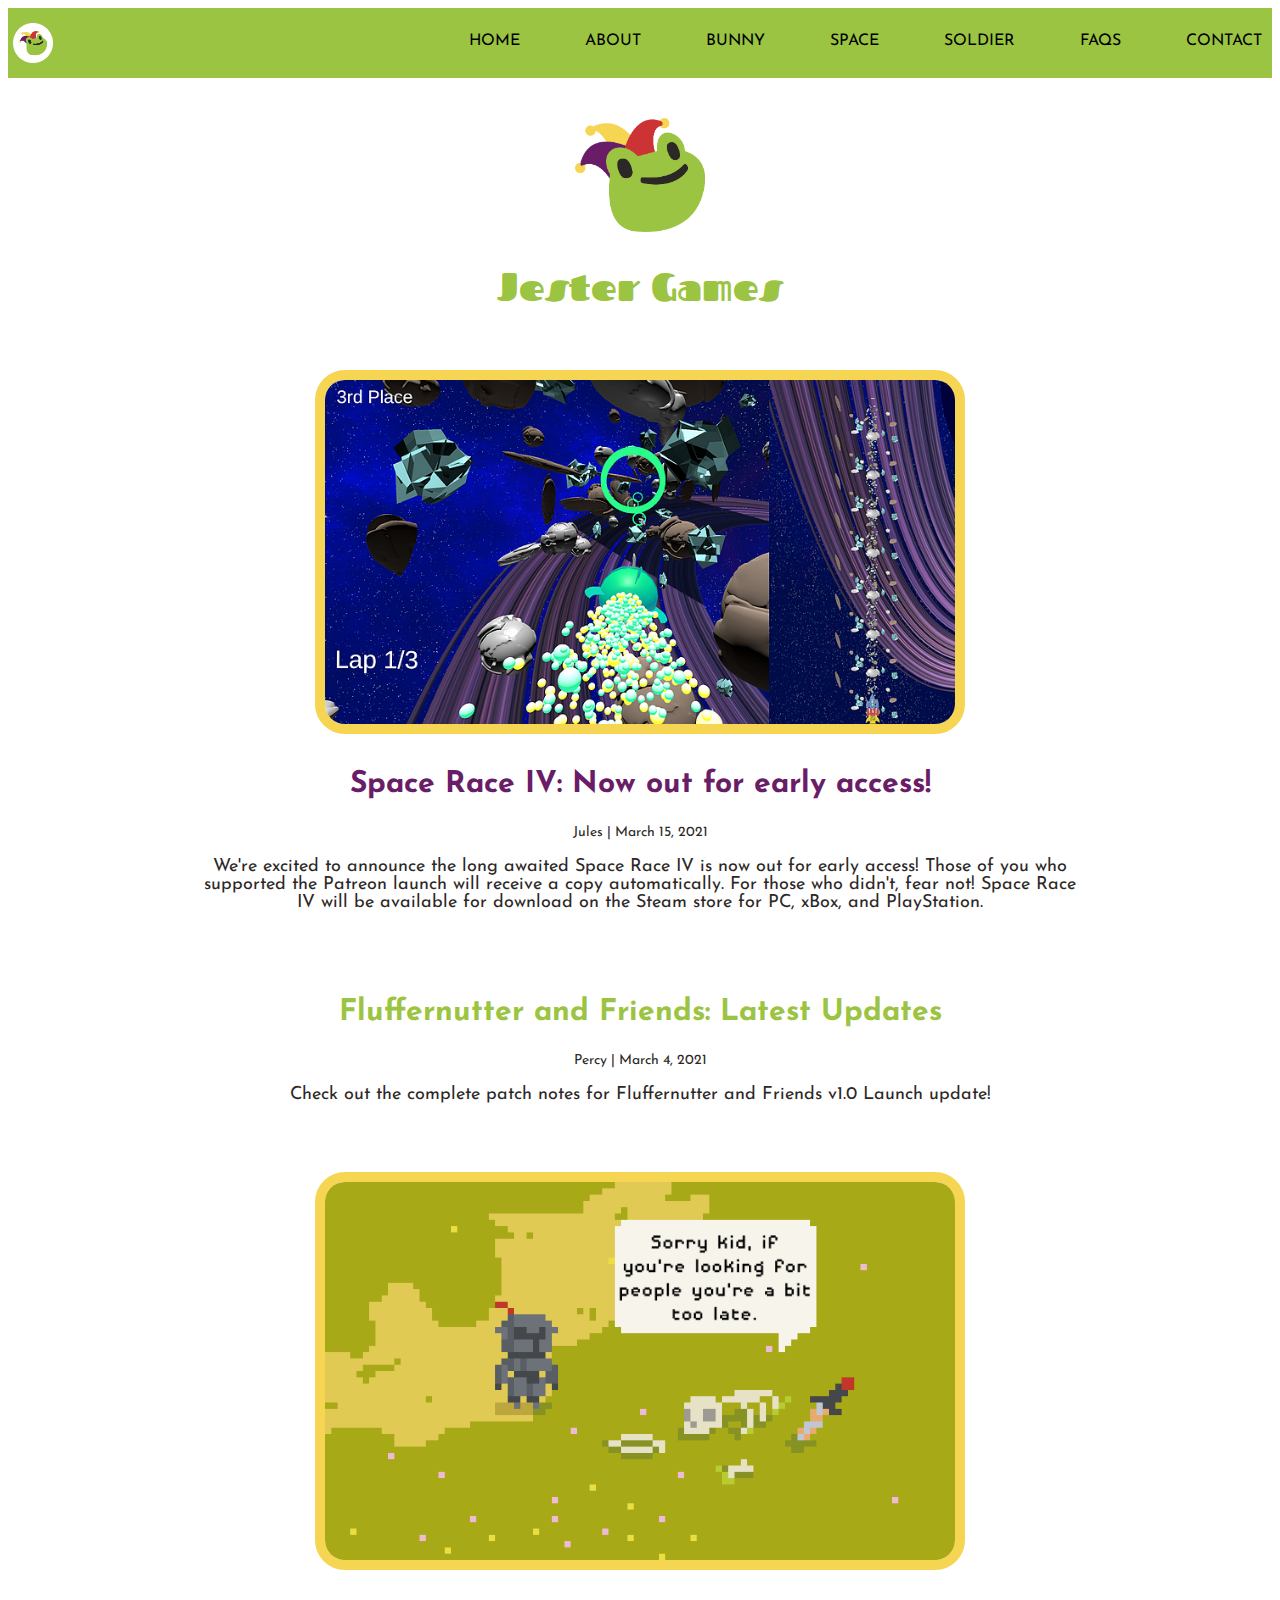
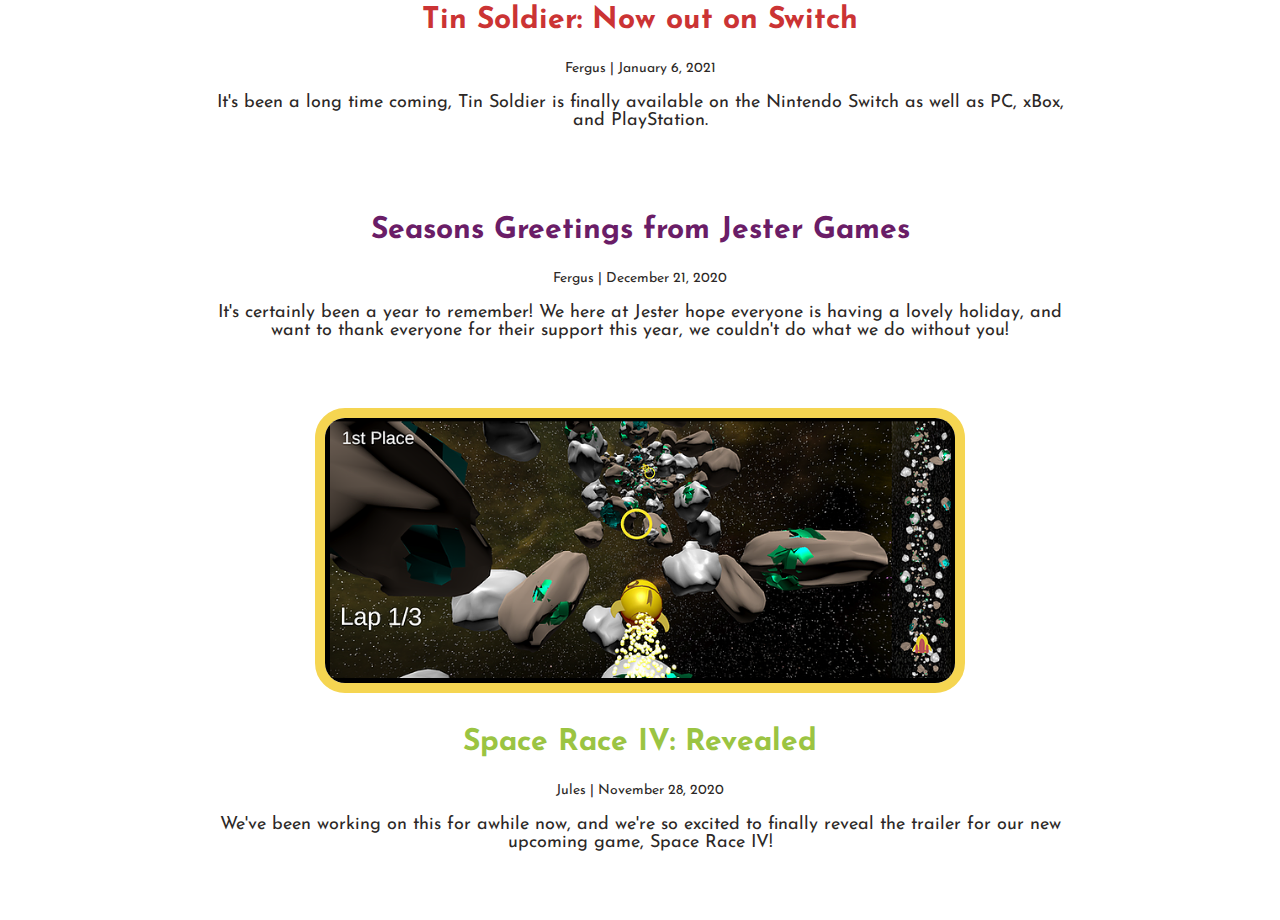
<file: index.html>
<!doctype html>
<html>
<title> Jester Games </title>
<meta name="viewport" content="width=device-width, initial-scale=1.0">
    <link rel="stylesheet" type="text/css" href="css/master.css">
    <link rel="stylesheet" type="text/css" href="css/nav-style.css">
<meta name="keywords" content="Video Games, Frog, Games, Jester, Jester Games">

<head>
    <meta charset="UTF-8">
    <title>JesterGames</title>

    <script src="https://code.jquery.com/jquery-3.6.0.js"
    integrity="sha256-H+K7U5CnXl1h5ywQfKtSj8PCmoN9aaq30gDh27Xc0jk="
    crossorigin="anonymous"> </script>

    <style type="text/css">
        h1{color: #9bc442;
            text-align:center;
            font-size: 40px;
            padding-bottom: 30px}
        h2 {text-align: center;
            font-family: Josefin Sans;
            font-size: 30px;
            color: #2c2826;
            padding-top: 10px}
        p {text-align: center;
           font-family: Josefin Sans;
           margin-left: 15%;
           margin-right: 15%;
           display: block;
           color: #2c2826}
        .textblock {
            font-size: 18px;
            padding-bottom: 50px}
        .blogInfo {
            font-size: 14px}
            .headLogo {
                width: 130px;
                display: block;
                margin-left: auto;
                margin-right: auto;
                padding-top: 40px
            }
        .title1 {
            color: #6a1d67}
        .title2 {
            color: #9bc442}
        .title3 {
            color: #cb3334}
        .blogPhoto {
            width: 650px;
            border-radius: 30px;
            display: block;
            margin-left: auto;
            margin-right: auto;
            border-style: solid;
            border-color: #f5d551;
            border-width: 10px}

        @media only screen and (max-width: 900px) {
            h2 {font-size: 25px}
            p {text-align: center;
               margin-left: 15%;
               margin-right: 15%}
            .blogPhoto {
                width: 80%}
        }
    </style>
</head>

<body>

    <header>

        <div class = 'container'>
            <img src = "images/logo_white_bg.png" alt = "logo" class = "logo" height = 60px style="margin: 5px" >
        </div>
        <nav class = nav1 id = nav1>
            <button class = "hamburger" id = "hamburger">
                <i class = menu-btn></i>
            </button>
            <ul class = nav-ul id = nav-ul>
                <li> <a href = "index.html">Home</a></li>
                <li> <a href = "about.html">About</a></li>
                <li> <a href = "game1.html">Bunny</a></li>
                <li> <a href = "game2.html">Space</a></li>
                <li> <a href = "game3.html">Soldier</a></li>
                <li> <a href = "faqs.html">FAQS</a></li>
                <li> <a href = "contacts.html">Contact</a></li>
            </ul>
        </nav>
    </header>

    <img src="images/jesterLogo.png" class="headLogo">
    <h1>Jester Games</h1>

    <img src="images/spacerace1.PNG" class="blogPhoto">
    <h2 class="title1">Space Race IV: Now out for early access!</h2>
    <p class="blogInfo">Jules | March 15, 2021<p>
    <p class="textblock">We're excited to announce the long awaited Space Race
       IV is now out for early access! Those of you who supported the Patreon
       launch will receive a copy automatically. For those who didn't,
       fear not! Space Race IV will be available for download on the Steam
       store for PC, xBox, and PlayStation.
    </p>

    <h2 class="title2">Fluffernutter and Friends: Latest Updates</h2>
    <p class="blogInfo">Percy | March 4, 2021<p>
    <p class="textblock">Check out the complete patch notes for Fluffernutter
       and Friends v1.0 Launch update!</p>

    <img src="images/TinSoldier1.png" class="blogPhoto">
    <h2 class="title3">Tin Soldier: Now out on Switch</h2>
    <p class="blogInfo">Fergus | January 6, 2021<p>
    <p class="textblock">It's been a long time coming, Tin Soldier is finally
       available on the Nintendo Switch as well as PC, xBox, and PlayStation.
    </p>

   <h2 class="title1">Seasons Greetings from Jester Games</h2>
   <p class="blogInfo">Fergus | December 21, 2020<p>
   <p class="textblock">It's certainly been a year to remember! We here at
      Jester hope everyone is having a lovely holiday, and want to thank
      everyone for their support this year, we couldn't do what we do without
      you!
   </p>

    <img src="images/spacerace2.PNG" class="blogPhoto">
    <h2 class="title2">Space Race IV: Revealed</h2>
    <p class="blogInfo">Jules | November 28, 2020<p>
    <p class="textblock">We've been working on this for awhile now, and we're
       so excited to finally reveal the trailer for our new upcoming game,
       Space Race IV!
    </p>
</body>
<script src="hammy.js"></script>
</html>
</file>
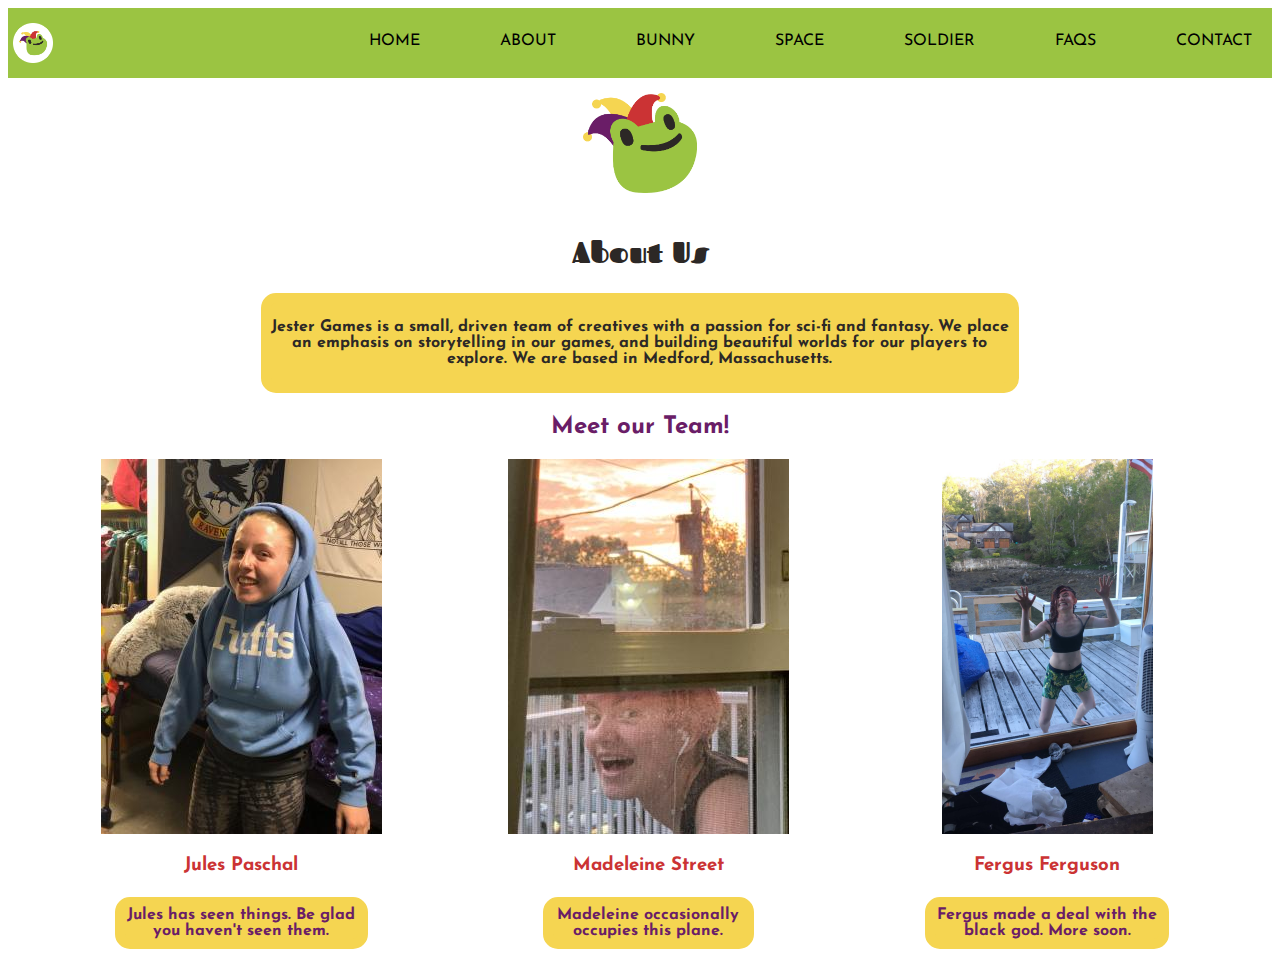
<file: about.html>
<!DOCTYPE html>
<html>
<title>About Us</title>
<meta name= "keywords" content = "game, video game, small business, dev">
<meta name="viewport" content="width=device-width, initial-scale=1.0">
    <link rel="stylesheet" type="text/css" href="css/master.css">
    <link rel="stylesheet" type="text/css" href="css/nav-style.css">
    <link rel="stylesheet" type="text/css" href="css/about-style.css">
    <head>
<head>
<script src="https://code.jquery.com/jquery-3.6.0.js"
 integrity="sha256-H+K7U5CnXl1h5ywQfKtSj8PCmoN9aaq30gDh27Xc0jk="
 crossorigin="anonymous"> </script>

<head>
    <title> ABOUT US </title>
</head>


<style type="text/css">
</style>


<body>

    <header>

        <div class = 'container'>
            <a href = "index.html"> <img src = "images/logo_white_bg.png" alt = "logo" class = "logo" height = 60px style="margin: 5px" > 
            </a>
        </div>
        <nav class = nav1 id = nav1>
            <button class = "hamburger" id = "hamburger">
                <i class = menu-btn></i>
            </button>
            <ul class = nav-ul id = nav-ul>
                <li> <a href = "index.html">Home</a></li>
                <li> <a href = "about.html">About</a></li>
                <li> <a href = "game1.html">Bunny</a></li>
                <li> <a href = "game2.html">Space</a></li>
                <li> <a href = "game3.html">Soldier</a></li>
                <li> <a href = "faqs.html">FAQS</a></li>
                <li> <a href = "contacts.html">Contact</a></li>
            </ul>
        </nav>
    </header>


    <div id = logo_box><a href="index.html"><img src="images/jesterLogo.png" class = "icon"></a></div>

    <h1> About Us</h1>
    <h4>
    <p> Jester Games is a small, driven team of creatives with a passion for sci-fi and fantasy.
        We place an emphasis on storytelling in our games, and building beautiful worlds for our
        players to explore. We are based in Medford, Massachusetts.
    </p>
    </h4>

    <h2> Meet our Team!</h2>

    <ul>
        <li>
           <img src = "images/image0.jpg">
           <h3>Jules Paschal</h3>
          <h4> Jules has seen things. Be glad you haven't seen them. </h4>
        </li>
        <li>
           <img src = "images/IMG_0743.jpg">
           <h3> Madeleine Street </h3>
          <h4> Madeleine occasionally occupies this plane. </h4>
        </li>
        <li>
           <img src = "images/image.png">
           <h3>Fergus Ferguson</h3>
           <h4>Fergus made a deal with the black god. More soon. </h4>
        </li>

    </ul>

    <!-- <div class = menu-btn>
        <div class = menu-btn-burger>
        </div>
    </div>
    <script src = "hammy.js"></script> -->
</body>

<script src="hammy.js"></script>
</file>
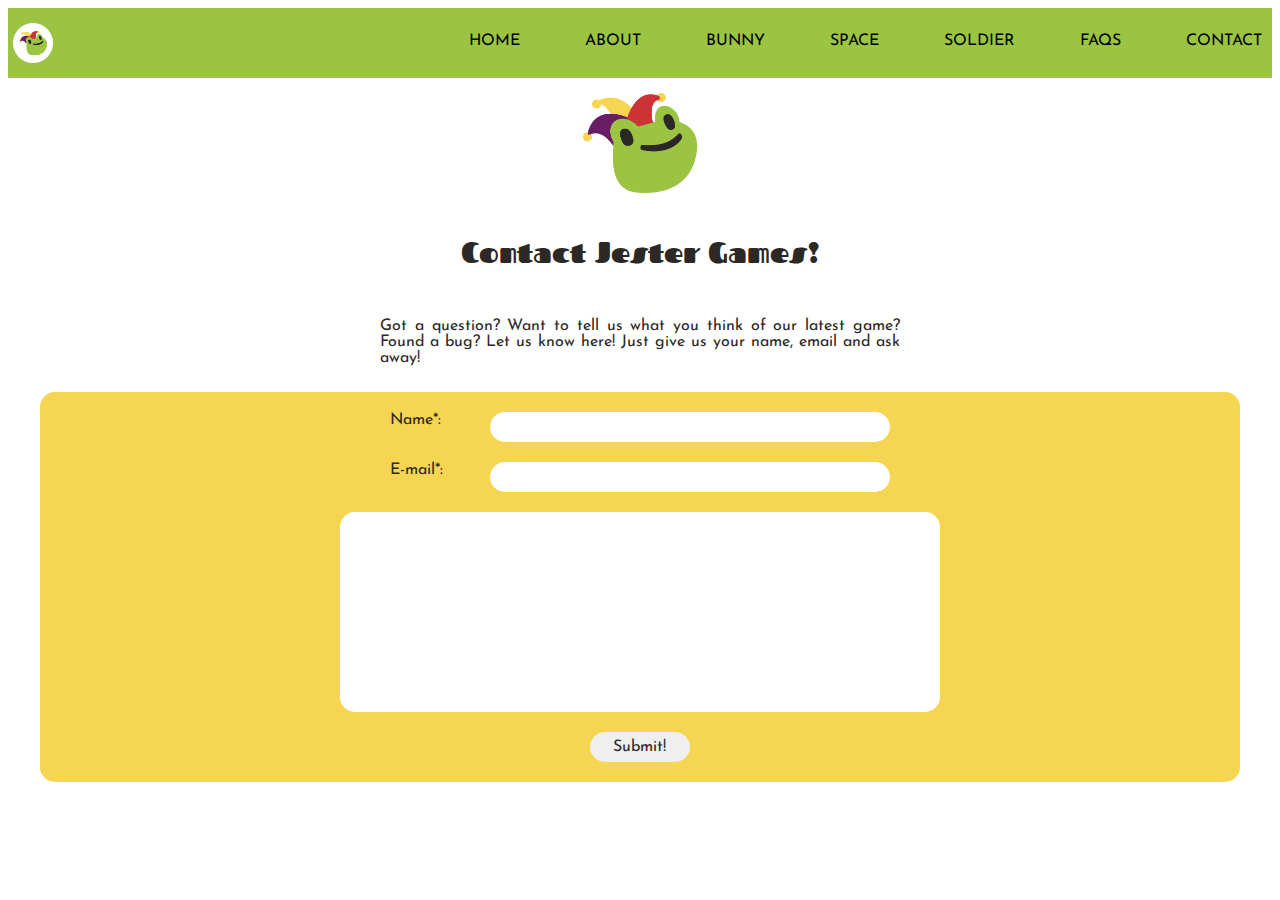
<file: contacts.html>
<!DOCTYPE html>
<html>
<head>
    <title>Contact us!</title>

    <meta http-equiv="Content-Type" content="text/html; charset=utf-8" />

    <link rel="stylesheet" type="text/css" href="css/contacts-style.css">
    <link rel="stylesheet" type="text/css" href="css/master.css">
    <link rel="stylesheet" type="text/css" href="css/nav-style.css">
</head>

<!-- Include jQuery library -->
<script src="https://code.jquery.com/jquery-3.6.0.js"
 integrity="sha256-H+K7U5CnXl1h5ywQfKtSj8PCmoN9aaq30gDh27Xc0jk=" 
 crossorigin="anonymous"> </script>

<!-- Include the scripts for this page -->
<script type="text/javascript" src="scripts/contacts.js"></script>

<body>

        <!-- NAV BAR -->
        <header>
    
        <div class = 'container'>
            <a href="index.html"><img src = "images/logo_white_bg.png" alt = "logo" class = "logo" height = 60px style="margin: 5px"></a>
        </div>
        <nav class = nav1 id = nav1>
            <button class = "hamburger" id = "hamburger">
                <i class = menu-btn></i>
            </button>
            <ul class = nav-ul id = nav-ul>
                    <li> <a href = "index.html">Home</a></li>
                    <li> <a href = "about.html">About</a></li>
                    <li> <a href = "game1.html">Bunny</a></li>
                    <li> <a href = "game2.html">Space</a></li>
                    <li> <a href = "game3.html">Soldier</a></li>
                    <li> <a href = "faqs.html">FAQS</a></li>
                    <li> <a href = "contacts.html">Contact</a></li>
                </ul>
            </nav>
        </header>


    <!-- FORM CONTENT -->

    <div class = "content">
        <div><a href="index.html"><img src="images/jesterLogo.png" class = "icon"></a></div>

        <h1>Contact Jester Games!</h1>

        <div id="q-blurb">
            <p>Got a question? Want to tell us what you think of our latest game? Found a bug?
           Let us know here! Just give us your name, email and ask away!</p>
        </div>

        <form 
            name= "contact_us_resp"
            id= "contact_us_resp"
            method = "post"
            onsubmit="return validate()">


            <div class="field">
                <label name="name" for="name">Name*:</label>
                <input type="text" name="name" id="name">
            </div>

            <div class="field">
                <label name="email" for="email">E-mail*:</label>
                <input type="text" name="email" id="email">
            </div>

            <div class="field">
                <textarea name="question" id="question" placeholder=""></textarea>
            </div>

            <div class="field">
                <input type="submit" name="submit" value="Submit!">
            </div>

        </form>


    </div>

</body>
<script src="hammy.js"></script> 
</html>
</file>
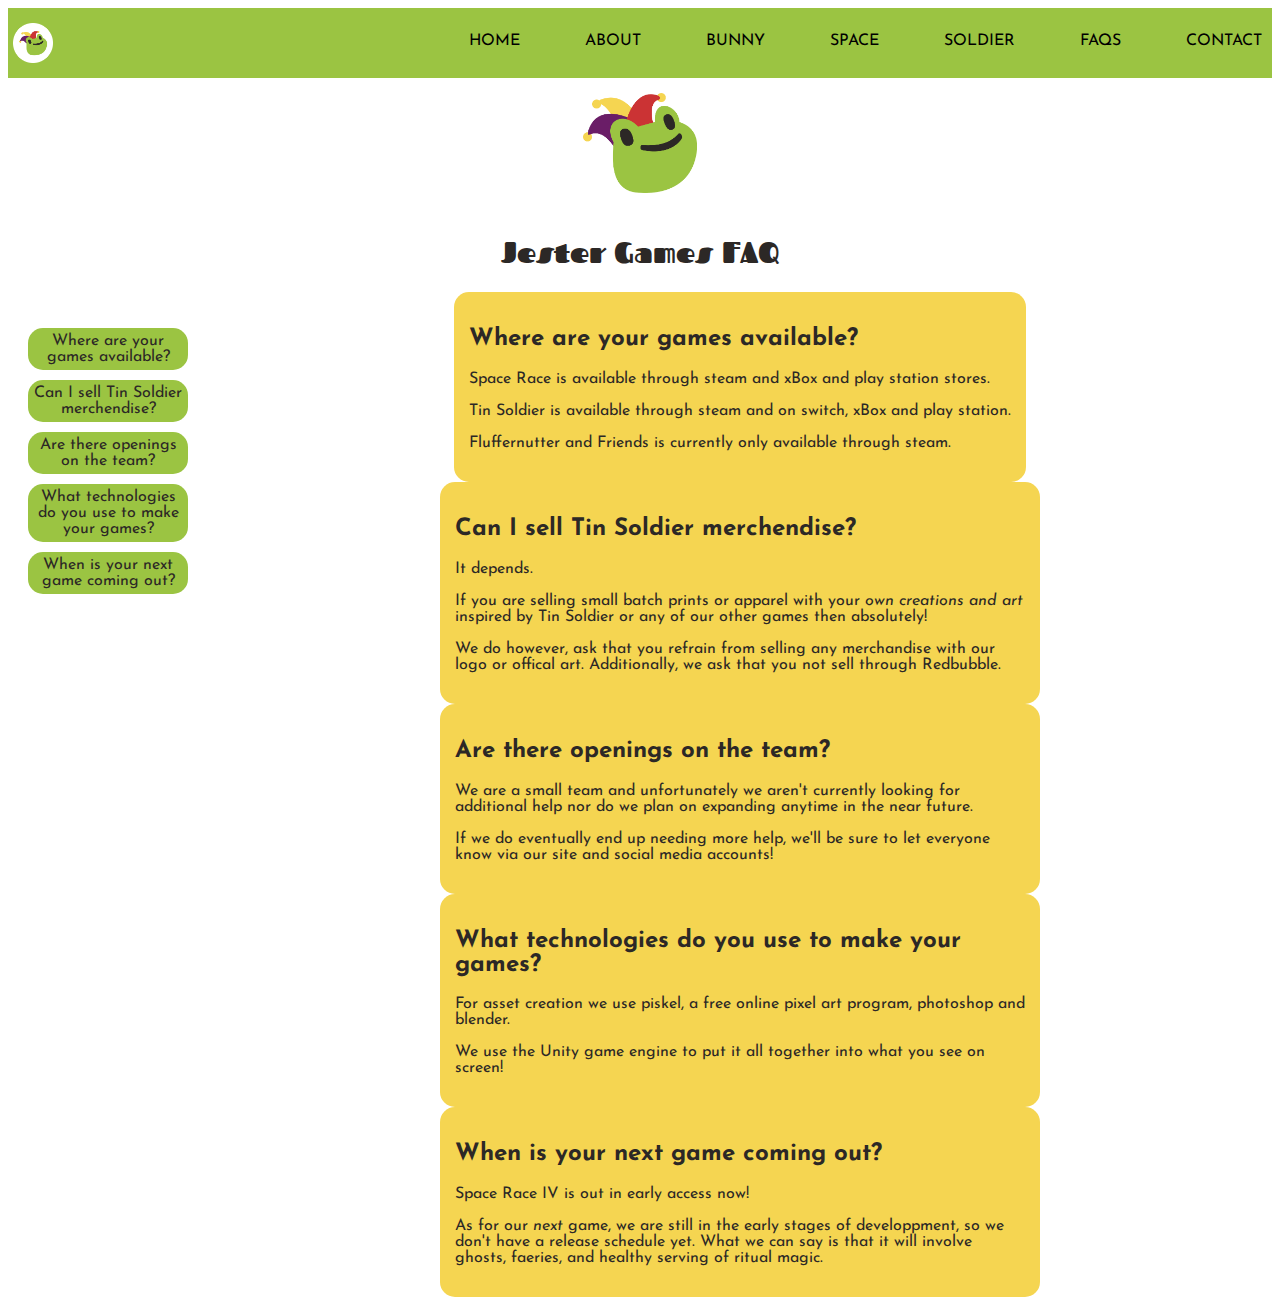
<file: faqs.html>
<!DOCTYPE html>
<html>
    <head>
        <meta name="keywords" content="Video Games, Frog, Games, Frequently Asked Questions, Jester Games">
        <title>FAQs</title>
        <link rel="stylesheet" type="text/css" href="css/master.css">
        <link rel="stylesheet" type="text/css" href="css/nav-style.css">
        <link rel="stylesheet" type="text/css" href="css/faq.css">
    </head>

    <script src="https://code.jquery.com/jquery-3.6.0.js"
     integrity="sha256-H+K7U5CnXl1h5ywQfKtSj8PCmoN9aaq30gDh27Xc0jk=" 
     crossorigin="anonymous"> </script>

     <script type="text/javascript">
         $(document).ready(function () {
             // Hide all but the first response
             $(".two_col_picked").map(function (i, elem) {
                     $(elem).hide()
               });

             $(".two_col_picked").first().show();

             // Show the approriate question when a faq list item is clicked
             $(".option_col li").on("click", function () {
                 var option_name = $(this).attr("name");

                 // Hide the rest of the answers
                 $(".two_col_picked").map(function (i, elem) {
                     $(elem).hide()
                 });

                 // Show the correct answer
                 $("[name='" + option_name + "']").filter(".two_col_picked").first().show();

             });
         });
         

     </script>

    <body>

        <header>

            <div class = 'container'>
                <a href = "index.html"> <img src = "images/logo_white_bg.png" alt = "logo" class = "logo" height = 60px style="margin: 5px" > 
                </a>
        </div>
        <nav class = nav1 id = nav1>
            <button class = "hamburger" id = "hamburger">
                <i class = menu-btn></i>
            </button>
            <ul class = nav-ul id = nav-ul>
                    <li> <a href = "index.html">Home</a></li>
                    <li> <a href = "about.html">About</a></li>
                    <li> <a href = "game1.html">Bunny</a></li>
                    <li> <a href = "game2.html">Space</a></li>
                    <li> <a href = "game3.html">Soldier</a></li>
                    <li> <a href = "faqs.html">FAQS</a></li>
                    <li> <a href = "contacts.html">Contact</a></li>
                </ul>
            </nav>
        </header>


        <div id="logo_box"><a href="index.html"><img src="images/jesterLogo.png" class = "icon"></a></div>

        <h1> Jester Games FAQ </h1>


        <div class="two_col_select_container">
            <div class="option_col">
                <ul>
                    <li class="two_col_option" name="faq1"> Where are your games available? </li>
                    <li class="two_col_option" name="faq2"> Can I sell Tin Soldier merchendise? </li>
                    <li class="two_col_option" name="faq3"> Are there openings on the team? </li>
                    <li class="two_col_option" name="faq4"> What technologies do you use to make your games? </li>
                    <li class="two_col_option" name="faq5"> When is your next game coming out? </li>
                </ul>

            </div>

            <div class="show_picked_col">
                <div class="two_col_picked" name="faq1">
                    <h2> Where are your games available? </h2>
                    <p> Space Race is available through steam and xBox and play station stores.</p>
                    <p> Tin Soldier is available through steam and on switch, xBox and play station.</p>
                    <p> Fluffernutter and Friends is currently only available through steam.</p>                

                </div>


                <div class="two_col_picked" name="faq2">
                    <h2> Can I sell Tin Soldier merchendise? </h2>
                    <p> It depends. </p>
                    <p> If you are selling small batch prints or apparel with your <em>own creations and art</em> 
                        inspired by Tin Soldier or any of our other games then absolutely! </p>
                    <p> We do however, ask that you refrain from selling any merchandise with our logo or offical art.
                        Additionally, we ask that you not sell through Redbubble. </p>

                </div>


                <div class="two_col_picked" name="faq3">
                    <h2> Are there openings on the team? </h2>

                    <p> We are a small team and unfortunately we aren't currently looking for 
                        additional help nor do we plan on expanding anytime in the near future. </p>
                    <p> If we do eventually end up needing more help, we'll be sure to let everyone
                        know via our site and social media accounts!</p>
                </div>

                <div class="two_col_picked" name="faq4">
                    <h2> What technologies do you use to make your games? </h2>

                    <p> For asset creation we use piskel, a free online pixel art program, photoshop and blender.</p>

                    <p> We use the Unity game engine to put it all together into what you see on screen!</p>
                </div>

                <div class="two_col_picked" name="faq5">
                    <h2> When is your next game coming out? </h2>

                    <p> Space Race IV is out in early access now! </p>

                    <p> As for our <em>next</em> game, we are still in the early stages of developpment,
                        so we don't have a release schedule yet. What we can say is that it will involve
                        ghosts, faeries, and healthy serving of ritual magic.</p>
                </div>

            </div>
        </div>

    </body>
    <script src="hammy.js"></script> 
</html>
</file>
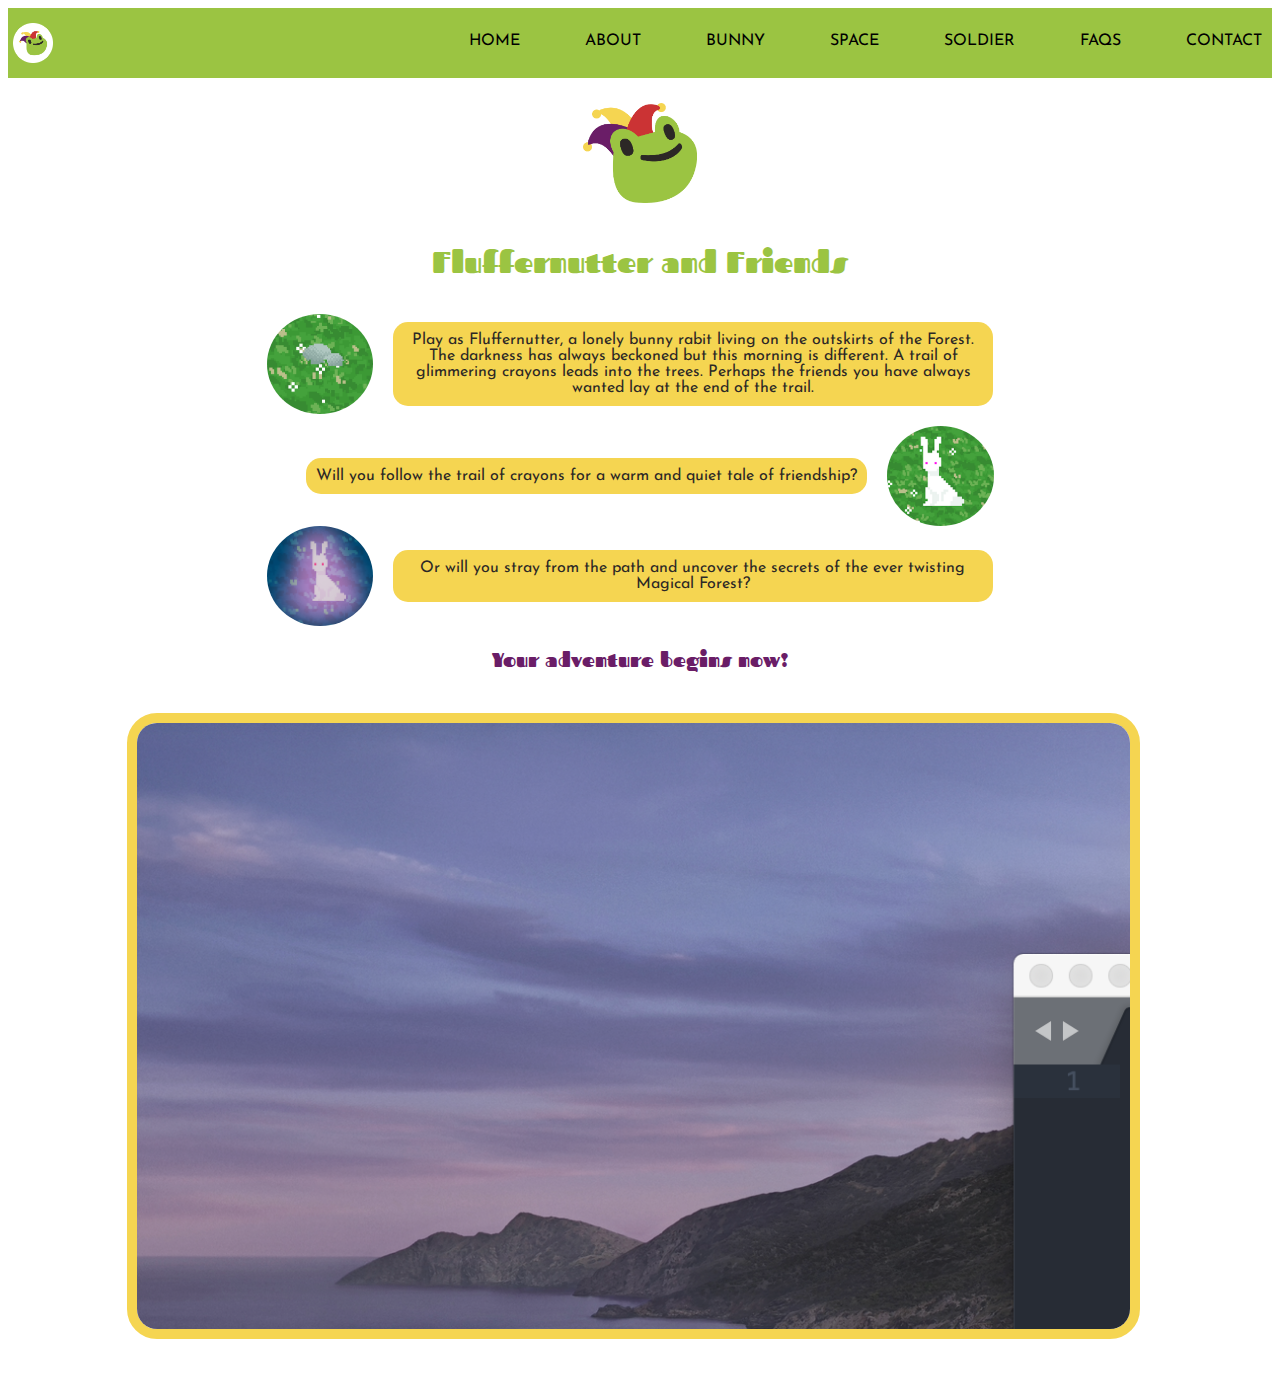
<file: game1.html>
<!DOCTYPE html>
<html>
    <head>
        <meta name= "keywords" content = "game, video game, pixel, fantasy, bunny, cute">
        <title>Fluffernutter and Friends</title>

        <link rel="stylesheet" type="text/css" href="css/master.css">
        <link rel="stylesheet" type="text/css" href="css/nav-style.css">
        <link rel="stylesheet" type="text/css" href="css/fluffy.css">
    </head>
<script src="https://code.jquery.com/jquery-3.6.0.js"
 integrity="sha256-H+K7U5CnXl1h5ywQfKtSj8PCmoN9aaq30gDh27Xc0jk=" 
 crossorigin="anonymous"> </script>


<script type="text/javascript">
   var images_array = ["bunny_gameplay.png", "bunny_sit.png", "bunny_run.png"]
   var img_index = 0;

   $(document).ready (function () {
       slideshow();
   });

   function slideshow () {
       $("#slide img").fadeOut(2000, nextSlide);
   }

   function nextSlide () {
        img_index = (img_index + 1) % images_array.length;
        $("#slide img").attr("src", "images/" + images_array[img_index]);
        $("#slide img").fadeIn(2000, slideshow);
    }

</script>

 <body>

    <header>

        <div class = 'container'>
            <a href = "index.html"> <img src = "images/logo_white_bg.png" alt = "logo" class = "logo" height = 60px style="margin: 5px" > 
            </a>
    </div>
    <nav class = nav1 id = nav1>
        <button class = "hamburger" id = "hamburger">
            <i class = menu-btn></i>
        </button>
        <ul class = nav-ul id = nav-ul>
                <li> <a href = "index.html">Home</a></li>
                <li> <a href = "about.html">About</a></li>
                <li> <a href = "game1.html">Bunny</a></li>
                <li> <a href = "game2.html">Space</a></li>
                <li> <a href = "game3.html">Soldier</a></li>
                <li> <a href = "faqs.html">FAQS</a></li>
                <li> <a href = "contacts.html">Contact</a></li>
            </ul>
        </nav>
    </header>

    <div id="content">
        <div id="logo_box"><a href="index.html"><img src="images/jesterLogo.png" class = "icon"></a></div>

        <h1 style="color:#9bc442"> Fluffernutter and Friends </h1>

        <div class="blurb-part">
            <img class="blurb_img" src="images/rocks_icon.png">
            <p>Play as Fluffernutter, a lonely bunny rabit living on the outskirts of the Forest.
               The darkness has always beckoned but this morning is different. A trail of glimmering crayons
               leads into the trees. Perhaps the friends you have always wanted lay at the end of the trail.</p>
        </div>

        <div class="blurb-part">
            <p>Will you follow the trail of crayons for a warm and quiet tale of friendship?</p>
            <img class="blurb_img" src="images/happy_bunny.png">
        </div>

        <div class="blurb-part">
            <img class="blurb_img" src="images/darth_bunny.png">
            <p>Or will you stray from the path and uncover the secrets of the ever twisting Magical Forest? </p>
        </div>

        <p style="font-size:20px; font-family:fascinate; color:#6a1d67"> Your adventure begins now! </p>

        <div id="slideshow">
            <div id="slide">
                <img src="images/g1-placeholder.png">
            </div>
        </div>

    </div>

</body>
<script src="hammy.js"></script>
</file>
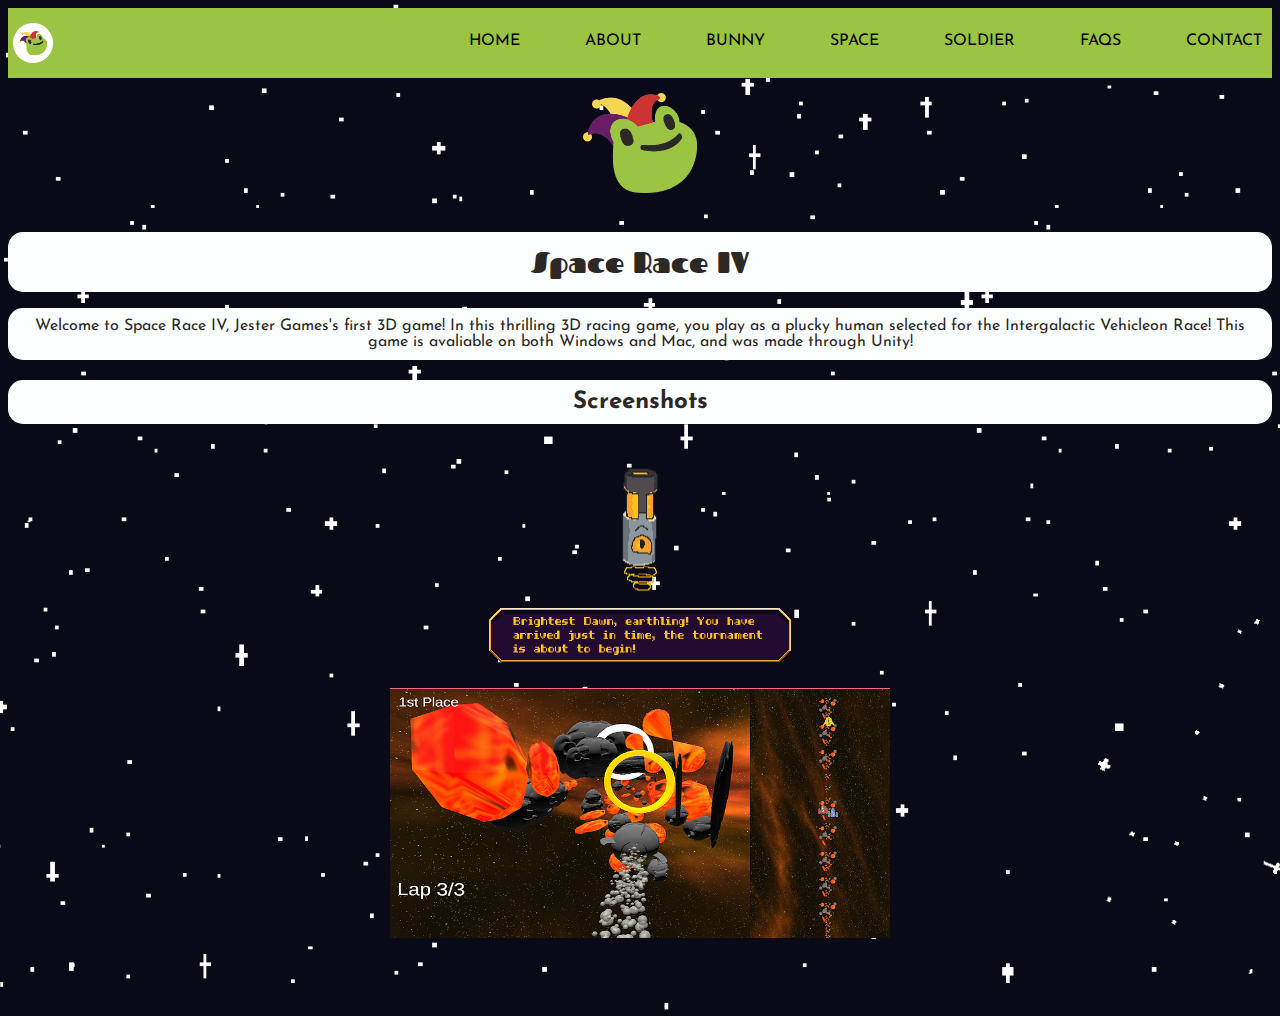
<file: game2.html>
<!DOCTYPE html>
<html>
    <head>
        <title>Space Race IV</title>
        <meta name= "keywords" content = "game, video game, 3D, space, race">
        <link rel="stylesheet" type="text/css" href="css/master.css">
        <link rel="stylesheet" type="text/css" href="css/nav-style.css">
        <link rel="stylesheet" type="text/css" href="css/game2-style.css">
    </head>
    <title> Space Race </title>
<script src="https://code.jquery.com/jquery-3.6.0.js"
 integrity="sha256-H+K7U5CnXl1h5ywQfKtSj8PCmoN9aaq30gDh27Xc0jk=" 
 crossorigin="anonymous"> </script>
<style>
body {  
    background-image: url("images/Menu BG.png");
    /*background-color: red; */
    opacity: 1;
    height: 1000px;
    background-position: center;
    background-repeat: repeat; 
    background-size: cover;             
}

</style>

 <body>

    <header>

        <div class = 'container'>
            <a href = "index.html"> <img src = "images/logo_white_bg.png" alt = "logo" class = "logo" height = 60px style="margin: 5px" > 
            </a>

        </div>
        <nav class = nav1 id = nav1>
            <button class = "hamburger" id = "hamburger">
                <i class = menu-btn></i>
            </button>
            <ul class = nav-ul id = nav-ul>
                <li> <a href = "index.html">Home</a></li>
                <li> <a href = "about.html">About</a></li>
                <li> <a href = "game1.html">Bunny</a></li>
                <li> <a href = "game2.html">Space</a></li>
                <li> <a href = "game3.html">Soldier</a></li>
                <li> <a href = "faqs.html">FAQS</a></li>
                <li> <a href = "contacts.html">Contact</a></li>
            </ul>
        </nav>
    </header>

    <div id = logo_box><a href="index.html"><img src="images/jesterLogo.png" class = "icon"></a></div>
    <h1> Space Race IV</h1>

    <p> Welcome to Space Race IV, Jester Games's first 3D game! In this thrilling 3D racing game, 
        you play as a plucky human selected for the Intergalactic Vehicleon Race! This game
        is avaliable on both Windows and Mac, and was made through Unity!
    </p>

    <h2> Screenshots </h2>

   <div id = image> <img src = "images/LORE_1.png" width = "500" height = 250> </div> 


   <div id = image> <img src = "images/spacerace3.PNG" width = "500" height = 250> </div> 


</body>
<script src="hammy.js"></script>
</file>
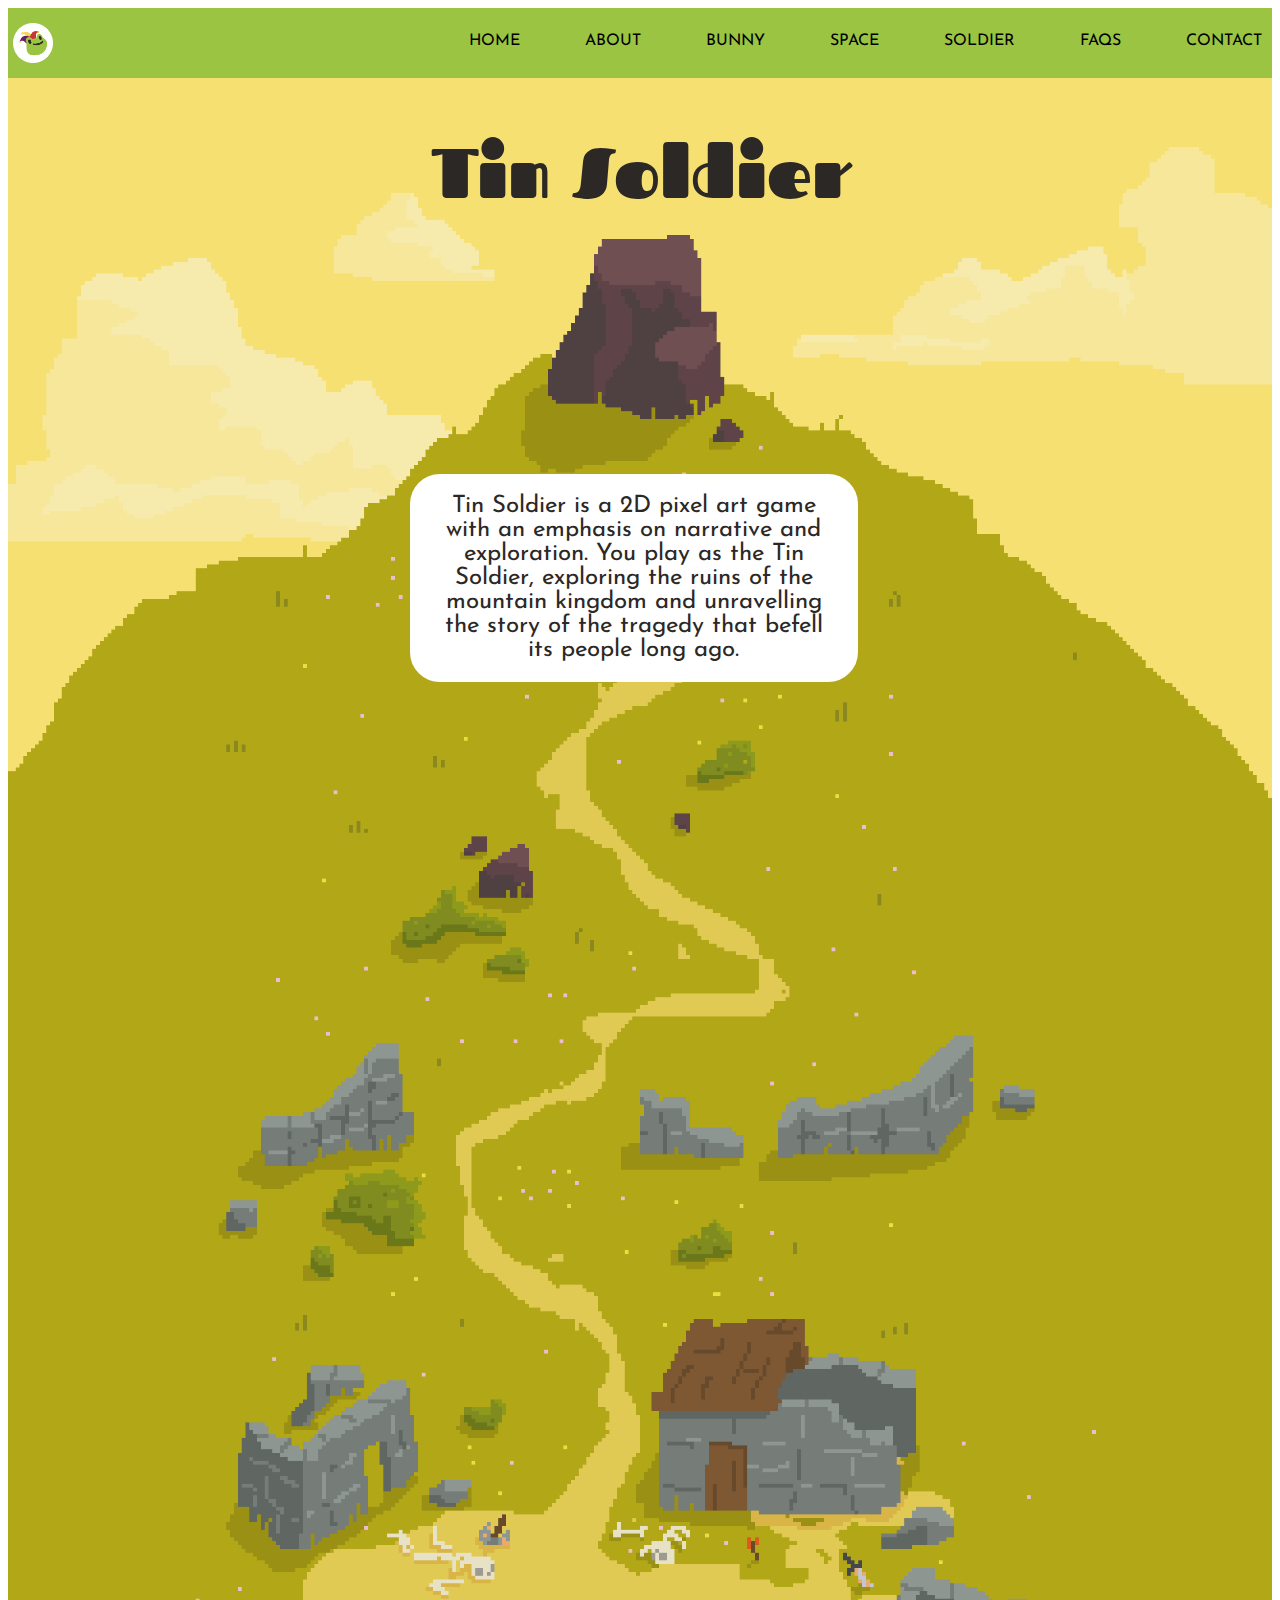
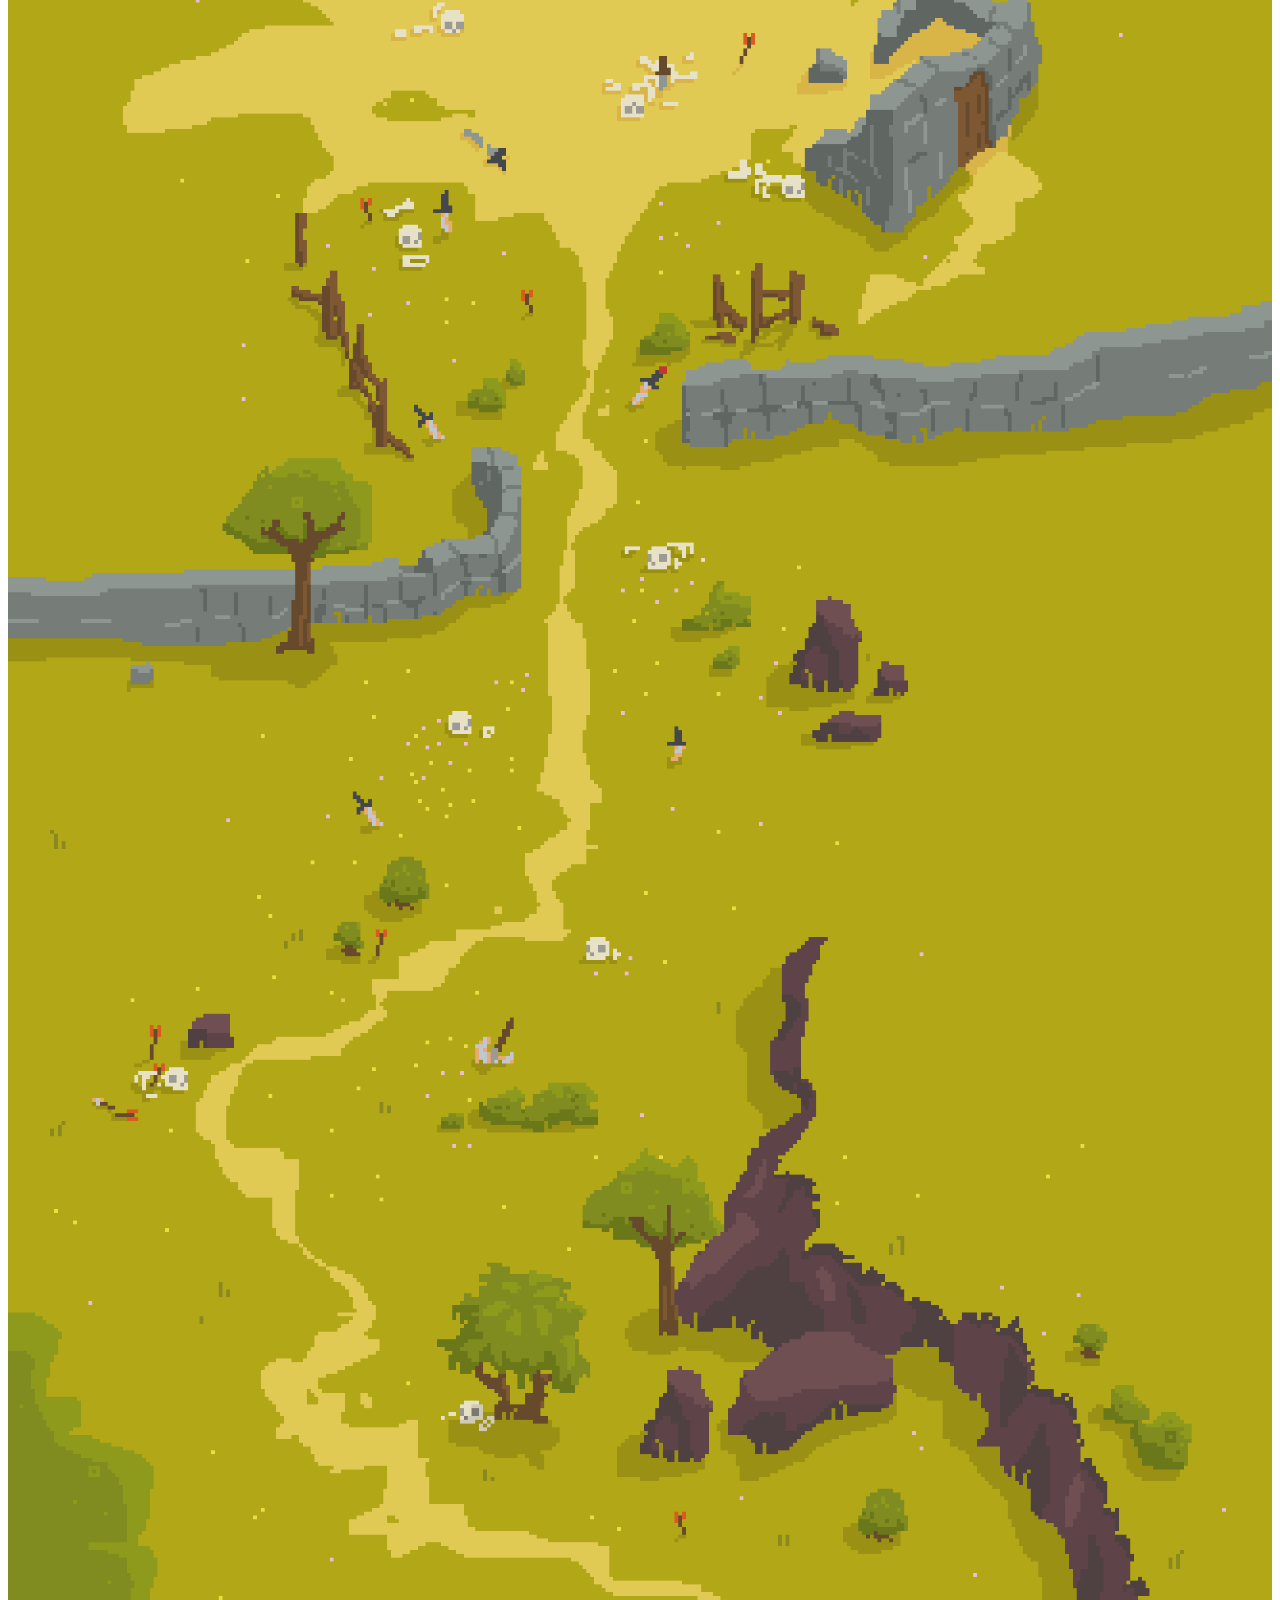
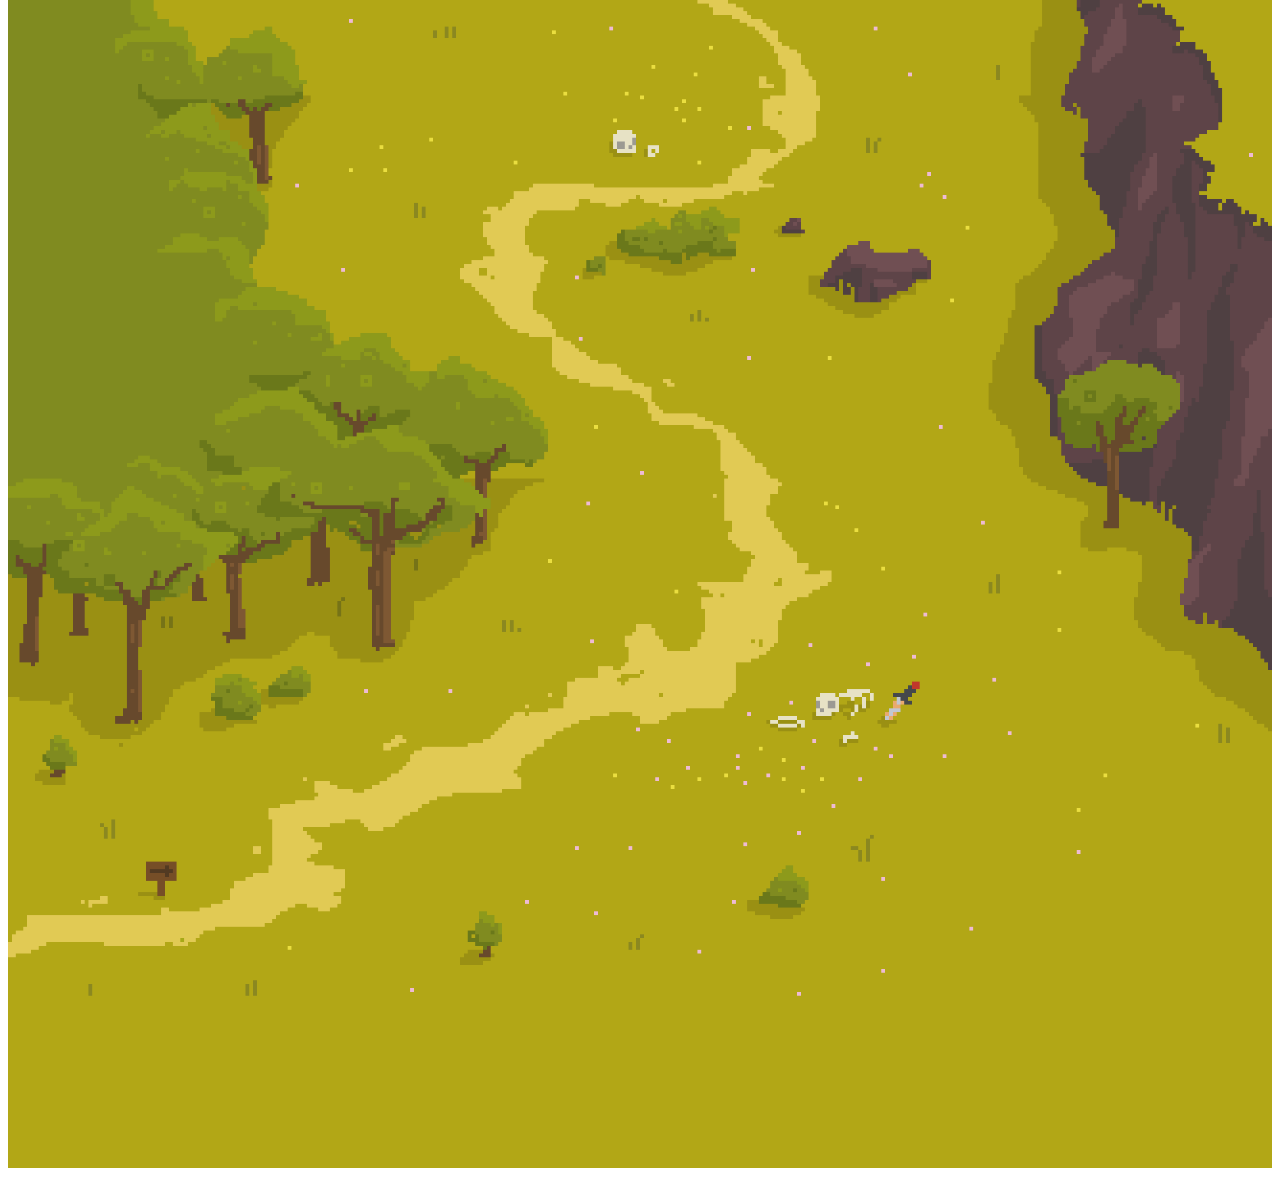
<file: game3.html>
<!DOCTYPE html>
<html>
<title>Tin Soldier</title>
<meta name="viewport" content="width=device-width, initial-scale=1.0">
    <link rel="stylesheet" type="text/css" href="css/master.css">
    <link rel="stylesheet" type="text/css" href="css/nav-style.css">
    <link rel="stylesheet" type="text/css" href="css/game3-style.css">

<meta name="keywords" content="Video Games, Frog, Games, Jester, Jester Games">
<head>
<script src="https://code.jquery.com/jquery-3.6.0.js"
 integrity="sha256-H+K7U5CnXl1h5ywQfKtSj8PCmoN9aaq30gDh27Xc0jk="
 crossorigin="anonymous"> </script>

 <body>

    <header>

        <div class = 'container'>
            <a href = "index.html"> <img src = "images/logo_white_bg.png" alt = "logo" class = "logo" height = 60px style="margin: 5px" >
            </a>
    </div>
    <nav class = nav1 id = nav1>
        <button class = "hamburger" id = "hamburger">
            <i class = menu-btn></i>
        </button>
        <ul class = nav-ul id = nav-ul>
                <li> <a href = "index.html">Home</a></li>
                <li> <a href = "about.html">About</a></li>
                <li> <a href = "game1.html">Bunny</a></li>
                <li> <a href = "game2.html">Space</a></li>
                <li> <a href = "game3.html">Soldier</a></li>
                <li> <a href = "faqs.html">FAQS</a></li>
                <li> <a href = "contacts.html">Contact</a></li>
            </ul>
        </nav>
    </header>

    <div class="parent">
		<img src="images/tsBackground.png" class="background" width=100%>
        <h1 class="title">Tin Soldier</h1>
    </div>

    <p class="text">Tin Soldier is a 2D pixel art game with an emphasis
       on narrative and exploration. You play as the Tin Soldier, exploring
       the ruins of the mountain kingdom and unravelling the story of the
       tragedy that befell its people long ago.</p>
</body>
<script src="hammy.js"></script>
</file>
<file: css/master.css>
/* Basic CSS to be used on all pages */

@import url('https://fonts.googleapis.com/css2?family=Josefin+Sans&display=swap');

* {
    font-family: Josefin Sans;
    color: #2c2826;
}

@font-face {
    font-family: 'fascinate';
    src: url('../fonts/fascinate-regular-webfont.woff2') format('woff2'),
         url('../fonts/fascinate-regular-webfont.woff') format('woff');
    font-weight: normal;
    font-style: normal;
}

h1 {
    font-family: fascinate;
    font-size: 30px;
    width: 100%;
    text-align: center;
}
</file>
<file: css/nav-style.css>
header{
    background-color:#9bc442;
}
header::after{
    content: '';
    display: table;
    clear: both;
}
.logo{
    float: left;
    padding: 10px 0;
}
nav {
    float: right;
    display: horizontal;
}

nav ul {
    margin: 0;
    padding: 0 10px;
    list-style: none;
}

nav li{
    display: inline-block;
    /* puts them next to each other */
    margin-left: 60px;  
    /* this spaces the list out */
    padding-top: 25px;

    position: relative;
    /* needed for hover anim */
}


nav a{
    color: #000;
    text-decoration: none;
    text-transform: uppercase;
}
nav a:hover{
    color:#cb3334;
}

nav a::before{
    content: '';
    /* display: block; */
    height: 5px;
    width: 0%;
    background-color: #000;
    position: absolute;
    top: 0;
    transition: all ease-in-out 200ms;
}
nav a:hover:before{
    width: 100%;
}

* {
    box-sizing: border-box;
  }

  .hamburger{
    background-color: transparent;
    color: #fff;
    text-decoration: none;
    border: 0;
    display: none;
}
.hamburger-focus{
    outline: none;

}

/* make nav bar be horizontal here, then add hammy menu */
@media only screen and (max-width: 767px) {

    /* EVERYTHING HERE IS TO HAVE A HAMMY MENU ON SMALL SCREENS! */
    
    /* SOMETHING IS TERRIBLY WRONG HERE */
        nav{
            float: left;
            display: flex;
            flex-wrap: wrap;
        }
        .nav-ul {
            display: none;
        }
        nav ul li {
            display: flex;
            width: 25px;
            height: 50px;
            text-align: center;
            padding-top: 5px;
            padding-bottom: 5px;

        }
        nav a:hover:before{
            width: 200%;
        }
        .hamburger{
            display: block;
            float: right;
        }

        .nav-ul.show{
            display: block;
            transition: all ease-in-out 200ms;
        }
        *{
            margin: 0;
            padding: 0;
            box-sizing: border-box;
        }
        header {
            display: flex;
        }
        body {
            display: horizontal;
            justify-content: center;
            align-items: center;
            min-height: 100vh;
        }
        
    
        .hamburger {
            position: relative;
            display: flex;
            justify-content: center;
            align-items: center;
            width: 50px;
            height: 50px;
            cursor: pointer;
            transition: all .5s ease-in-out;
            border: 3px solid #000;
        }
    
    
        .menu-btn{
            width: 40px;
            height: 6px;
            background: #000;
            border-radius: 5px;
            transition: all .5s ease-in-out;
        }
        
        .hamburger::before{
            content: '';
            position: absolute;
            width: 40px;
            height: 6px;
            background: #000;
            border-radius: 5px;
            transition: all .5s ease-in-out;
            transform: translateY(-16px);
        }
        .hamburger::after{
            content: '';
            position: absolute;
            width: 40px;
            height: 6px;
            background: #000;
            border-radius: 5px;
            transition: all .5s ease-in-out;
            transform: translateY(16px);
        }
    
        /* ANIMATION STUFF */
        .hamburger.open .menu-btn{
            transform: translateX(-50px);
            background: transparent; 
        }
        .hamburger.open::before {
            transform: rotate(45deg);
    
        }
        .hamburger.open::after{
            transform: rotate(-45deg);
    
        }
    
    }

    


  
  @media only screen and (max-width: 1000px) {
    nav li {
        margin-left: 50px;
      }
  }

  @media only screen and (max-width: 900px) {
    nav li {
        margin-left: 40px;
      }
  }
  @media only screen and (max-width: 800px) {
    nav li {
        margin-left: 30px;
      }
  }
</file>
<file: css/about-style.css>
/* ABOUT PAGE CSS */

* {
    box-sizing: border-box;
    text-align: center;
  }


  ul {
    margin: 0;
    padding-right: 12px;
    padding-left: 12px;
    list-style: none;
    display: flex;
    justify-content: center;
  }
li {
    padding-left: 10px;
    padding-right: 10px;
    margin: auto;

}

  .icon {
      height: 100px;
      box-sizing: border-box;
      margin: 15px;
  }

#logo_box {
    width: 100%;
    text-align: center;
}

h2{
    color: #6a1d67;
}
h3 {
    color: #cb3334;
}

h4{
    background: #f5d551;
    color: #6a1d67;
    border-radius: 15px;
    border-width: 10px;
    border-color:  #f5d551;
    border-style: solid;
    width: 60%;
    text-align: center;
    display: block;
    margin-right: auto;
    margin-left: auto
}




@media screen and (max-width: 800px) {
    li a {
        max-width: 150px;
    }

  }

  @media screen and (max-width: 700px) {
    li a {
        max-width: 100px;
    }

  }

@media screen and (max-width: 600px) {
    ul {
        display: block;
    }
  }
</file>
<file: css/contacts-style.css>
/* Style sheet for the contacts page. Contains style information specific 
   to the contacts page. */

/* GENERAL FORMATTING */
.content {
    display: flex;
    flex-direction: column;
    align-items: center;
    color: #2c2826;
}

/* FORMATTING FOR THE ICON AT THE TOP OF THE PAGE */
.icon {
    height: 100px;
    box-sizing: border-box;
    margin: 15px;
}

/* Formatting for Header */

h1 {
    font-family: fascinate;
    font-size: 30px;
}

/* FORMATTING FOR THE BLURB AT THE TOP */
#q-blurb {
    max-width: 600px;
    padding: 10px 40px 10px 40px;
    text-align: justify;
}

/* FORMATTING FOR FORM */
form {
    display: flex;
    flex-direction: column;
    background-color: #f5d551;
    width: 95%;
    padding: 10px;
    border-radius: 15px;

    align-items: center;
}

.field {
    width: inherit;
    /*background-color: lightblue;*/
    -webkit-box-sizing: border-box; /* Safari/Chrome, other WebKit */
    -moz-box-sizing: border-box;    /* Firefox, other Gecko */
    box-sizing: border-box;
    padding: 10px;

    display: flex;
    flex-direction: row;
    justify-content: center;
}

.field label {
    width: 100px;
    /*background-color: red;*/
    text-align: left;
}

.field input[type="text"] {
    flex-grow: 1;
    max-width: 400px;
    height: 1.5em;

    -webkit-box-sizing: border-box; /* Safari/Chrome, other WebKit */
    -moz-box-sizing: border-box;    /* Firefox, other Gecko */
    box-sizing: border-box;

    padding: 1em;

    border-radius: 15px;
    border: none;

    border: 2px solid #ffffff;
    font-size: 13px;
}

.field input[type="text"]:focus {
    outline: none;

    border: 2px solid #9bc442;
}

.field textarea {
    width:90%;
    height: 200px;
    max-width: 600px;

    -webkit-box-sizing: border-box; /* Safari/Chrome, other WebKit */
    -moz-box-sizing: border-box;    /* Firefox, other Gecko */
    box-sizing: border-box;

    padding: 1em;

    border-radius: 15px;
    border: none;
    resize: none;

    border: 2px solid #ffffff;
}

.field textarea:focus {
    outline: none;


    border: 2px solid #9bc442;

}

input[type="submit"] {
    -webkit-appearance: none;
    -moz-appearance: none;
    appearance: none;

    height: 30px;
    width: 100px;

   /* padding: 0.5em;*/

    border: none;
    border-radius: 15px;
    outline: none;

    font-size: 16px;

}


::-webkit-input-placeholder { /* Chrome/Opera/Safari */
  color: #cb3334;
}
::-moz-placeholder { /* Firefox 19+ */
  color: #cb3334;
}
:-ms-input-placeholder { /* IE 10+ */
  color: #cb3334;
}
:-moz-placeholder { /* Firefox 18- */
  color: #cb3334;
}

input[type="submit"]:hover {
    background-color: #9bc442;
}

input[type="submit"]:active {
    background-color: #6a1d67;
    color: #ffffff;
}
</file>
<file: css/faq.css>
/* CSS for the FAQ PAGE */

* {
  box-sizing: border-box;
}

.icon {
    height: 100px;
    box-sizing: border-box;
    margin: 15px;
}

#logo_box {
    width: 100%;
    text-align: center;
}


.two_col_select_container {
    /*background-color: pink;*/

    display: flex;
    flex-direction: row;
}

.option_col {
    /*background-color: orange;*/
    width: 300px;
    max-width: 200px;
    min-width: 200px;
}

.option_col ul {
    list-style-type: none;
    /*list-style-position: inside;*/
    padding: 20px;

}

.option_col li {
    display: block;
    background-color: #9bc442;
    margin-bottom: 10px;
    padding: 5px;
    border-radius: 15px;
    text-align: center;
}

.option_col li:hover {
    background-color: #f5d551;
}

.option_col li:active {
    background-color: #6a1d67;
    color: #fcffff;
}


.show_picked_col {
    /*background-color: lightblue;*/
    flex-grow: 1;
    display: flex;
    flex-direction: column;
    justify-content: center;
    align-items: center;
}

/* Styling for the individual responses */
.show_picked_col .two_col_picked {
    background-color: #f5d551;
    /*flex-grow: 1;*/
    border-radius: 15px;
    padding: 15px;
    text-align: left;
    max-width: 600px;
}
</file>
<file: css/fluffy.css>
/* FORMATTING FOR THE ICON AT THE TOP OF THE PAGE */
* {
    box-sizing: border-box;
}

.icon {
    height: 100px;
    box-sizing: border-box;
    margin: 15px;
}

#content {
    display: flex;
    flex-direction: column;

    align-items: center;

    padding: 10px;
}

.blurb-part {
    display: flex;
    flex-direction: row;
    justify-content: space-around;
    align-items: center;
}

.blurb-part p {
    flex-grow: 1;
    margin: 20px;
    padding: 10px;
    border-radius: 15px;
    background-color: #f5d551;
    text-align: center;
    max-width: 600px;
}

.blurb_img {
    height: 100px;
    border-radius: 50%;
}

#slideshow {
    display: flex;
    flex-direction: row;

}

#slide img {
    margin: 20px;
    width: 95%;
    align-items: center;
    justify-content: center;
    border-radius: 30px;
    border: 10px solid #f5d551;
}
</file>
<file: css/game2-style.css>
/* Game 2 */

* {
    box-sizing: border-box;
    text-align: center;
  }

h1, p, .image, h2 {
    background-color:  #fcffff;
    border-radius: 15px;

    border-width: 10px;
    border-color:  #fcffff;
    border-style: solid;

    margin-bottom: 10px;
}
.image {
        width: 650px;
        border-radius: 30px;
        display: block;
        margin-left: auto;
        margin-right: auto;
        border-style: solid;
        border-color: #f5d551;
        border-width: 10px}

.icon {
    height: 100px;
    box-sizing: border-box;
    margin: 15px;
}

#logo_box {
  width: 100%;
  text-align: center;
}
</file>
<file: css/game3-style.css>
h1 {
    font-size: 70px;
    color: #2c2826;
    z-index: -2
}

p {
    background-color: #ffffff;
    color: #2c2826;
    font-size: 24px;
    text-align: center;
    border-radius: 30px;
    border-style: solid;
    border-color: #ffffff;
    border-width: 20px
}

.parent {
  position: relative;
  top: 0;
  left: 0;
}

.background {
  position: relative;
  top: 0;
  left: 0;
  z-index: -2
}

.title {
  position: absolute;
  top: 0%;
}

.text {
  position: fixed;
  top: 70%;
  left: 32%;
  width: 35%;
  z-index: -1
}


@media only screen and (max-width: 900px) {
    h1 {
        font-size: 40px
    }
    p {
        font-size: 18px
    }
    .text {
        width: 60%;
        left: 20%
    }
}


@media only screen and (max-height: 900px) {
    .text {
        top: 50%
    }
}
</file>
